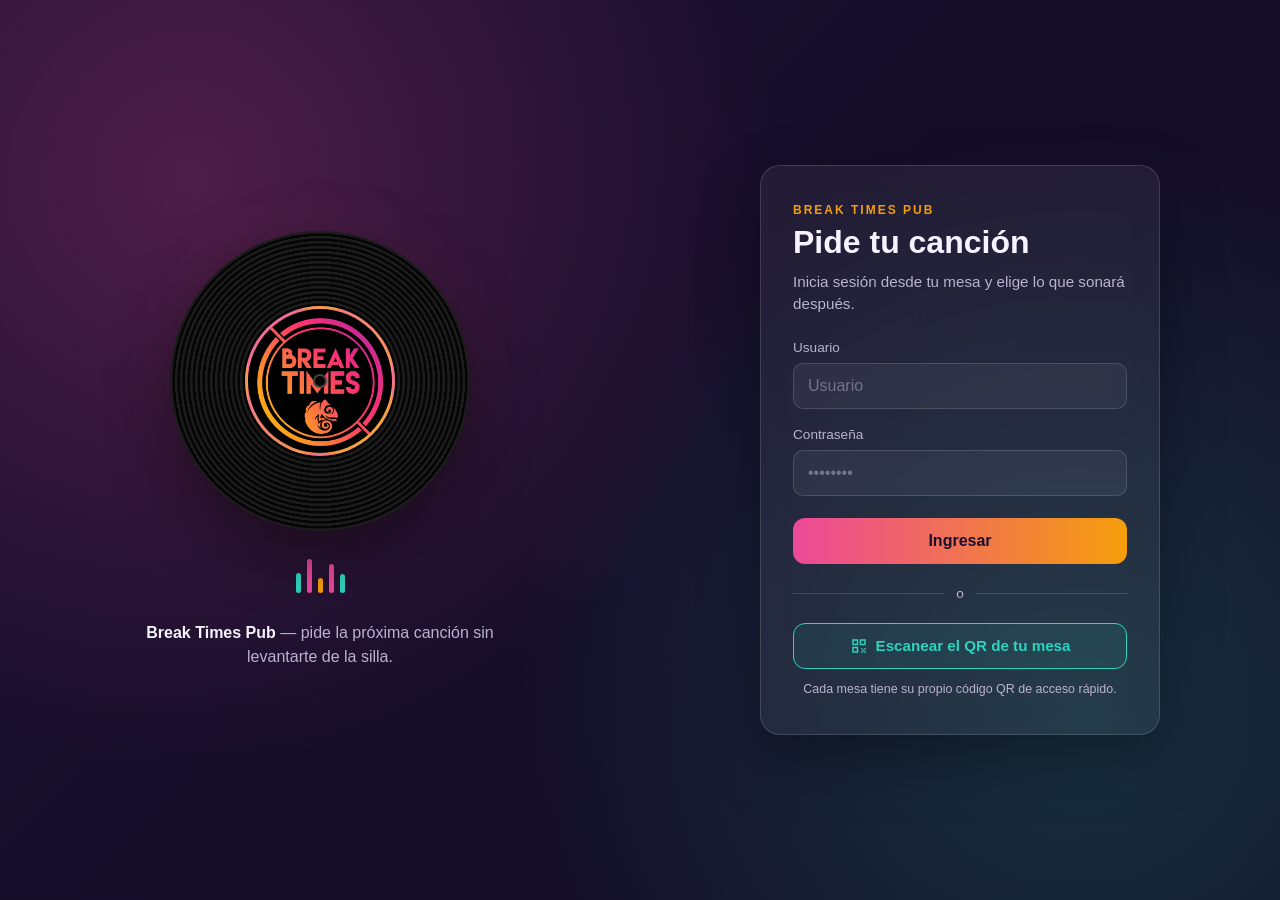
<file: barmusic-app/backend/target/classes/static/index.html>
<!DOCTYPE html>
<!--
=================================================================================
 PAGINA: index.html  (PANTALLA UNICA DE LOGIN - Cliente y Administrador)
=================================================================================
 QUE CAMBIO AQUI:
 Antes existian 3 pantallas para llegar al login (index -> elegir rol ->
 cliente-login.html o admin-login.html). Ahora TODO pasa por aqui: la
 persona escribe usuario/clave (o escanea el QR de su mesa) UNA sola vez,
 y el propio backend le dice si es CLIENTE o ADMINISTRADOR (campo "rol"
 que ya devuelve /api/auth/login). El JavaScript (js/index.js) usa ese
 dato para mandarla automaticamente a la pantalla correcta.

 COMO CAMBIAR EL NOMBRE DEL BAR:
 Busca el texto "Break Times Pub" AQUI ABAJO (aparece 2 veces: en el
 "eyebrow" de la tarjeta y en la frase del panel izquierdo) y reemplazalo.

 COMO CAMBIAR EL LOGO/ETIQUETA DEL VINILO:
 Reemplaza el archivo img/logo-bar.png por tu imagen. Se ve mejor si es
 una imagen CUADRADA (se recorta automaticamente en circulo).
=================================================================================
-->
<html lang="es">
<head>
    <meta charset="UTF-8">
    <meta name="viewport" content="width=device-width, initial-scale=1.0">
    <title>Break Times Pub - Pide tu canción</title>
    <link rel="stylesheet" href="css/styles.css">
    <link rel="stylesheet" href="css/index.css">
</head>
<body>
    <div class="pantalla-bienvenida">

        <!-- ============== PANEL IZQUIERDO: VINILO GIRANDO ============== -->
        <div class="panel-visual">
            <div class="vinilo-contenedor">
                <div class="vinilo">
                    <!-- Esta imagen ES la etiqueta del vinilo. Gira junto
                         con el disco porque esta DENTRO del div ".vinilo",
                         que es el que tiene la animacion de giro (ver index.css) -->
                    <img id="logoBar" class="vinilo-etiqueta"  src="img/logo-bar.png"
                         alt="Logo del bar" onerror="this.style.display='none'">
                </div>
            </div>

            <!-- Ecualizador decorativo (barras animadas) -->
            <div class="ecualizador">
                <span></span><span></span><span></span><span></span><span></span>
            </div>

            <p class="panel-visual-texto">
                <strong>Break Times Pub</strong> — pide la próxima canción sin levantarte de la silla.
            </p>
        </div>

        <!-- ============== PANEL DERECHO: FORMULARIO DE LOGIN ============== -->
        <div class="panel-login">
            <div class="tarjeta-login-nueva">
                <p class="eyebrow">Break Times Pub</p>
                <h1>Pide tu canción</h1>
                <p class="subtitulo-login">Inicia sesión desde tu mesa y elige lo que sonará después.</p>

                <!-- Mensaje de error (login fallido, QR invalido, etc) -->
                <div id="mensajeError" class="mensaje error" style="display:none;"></div>

                <label for="inputUsuario">Usuario</label>
                <input type="text" id="inputUsuario" placeholder="Usuario" autocomplete="username">

                <label for="inputContrasena">Contraseña</label>
                <input type="password" id="inputContrasena" placeholder="••••••••" autocomplete="current-password">

                <button id="botonIngresar" class="boton-degradado">Ingresar</button>

                <div class="separador-o-oscuro">o</div>

                <button id="botonQr" class="boton-qr-nuevo">
                    <!-- Icono QR en SVG, no depende de ninguna imagen externa -->
                    <svg viewBox="0 0 24 24"><path d="M3 3h8v8H3V3zm2 2v4h4V5H5zm8-2h8v8h-8V3zm2 2v4h4V5h-4zM3 13h8v8H3v-8zm2 2v4h4v-4H5zm10 0h2v2h-2zm4 0h2v2h-2zm-4 4h2v2h-2zm4 0h2v2h-2zm-2-2h2v2h-2z"/></svg>
                    Escanear el QR de tu mesa
                </button>

                <p class="hint-qr">Cada mesa tiene su propio código QR de acceso rápido.</p>
            </div>
        </div>
    </div>

    <script src="js/config.js"></script>
    <script src="js/index.js"></script>
</body>
</html>
</file>
<file: barmusic-app/backend/target/classes/static/css/styles.css>
/* ============================================================================
   ARCHIVO: styles.css
   ============================================================================
   ESQUEMA VISUAL GLOBAL DE LA APP (actualizado para que TODAS las pantallas
   - catalogo, mis solicitudes, notificaciones, panel admin y el escaner QR -
   compartan el mismo estilo oscuro con acentos rosa/naranja/teal que se
   estreno en index.html).

   Este archivo es compartido por: cliente-app.html, admin-app.html y
   cliente-qr.html. El archivo index.css (aparte) SOLO le agrega a
   index.html el vinilo giratorio y el ecualizador - el resto de colores y
   componentes (botones, tarjetas, pestañas) viven AQUI, en un solo lugar,
   para que sea facil mantener todo consistente.

   -----------------------------------------------------------------------
   COMO CAMBIAR EL COLOR PRINCIPAL DE TODA LA APP:
      Cambia las variables dentro de ":root" mas abajo. Por ejemplo, para
      pasar de rosa a azul, cambia --acento-rosa por tu color preferido -
      se actualiza en botones, pestañas activas, bordes, etc. en TODA la app.
   -----------------------------------------------------------------------
   COMO CAMBIAR LA IMAGEN DE FONDO/LOGO:
      Este archivo no controla imagenes, solo colores/tamaños. Revisa cada
      archivo .html (busca <img id="logoBar">).
   ============================================================================ */

:root {
    /* ---- PALETA DEL ESQUEMA OSCURO (la misma que index.css) ---- */
    --fondo-oscuro-1: #1a1030;      /* Morado muy oscuro (esquina del degradado) */
    --fondo-oscuro-2: #120c22;      /* Casi negro azulado (base del fondo) */
    --acento-rosa: #ec4899;         /* Rosa/fucsia - acento principal */
    --acento-naranja: #f59e0b;      /* Naranja - parte del degradado de botones */
    --acento-teal: #2dd4bf;         /* Verde azulado - exito / QR / pestaña activa alterna */
    --acento-peligro: #f87171;      /* Rojo suave - eliminar / cancelar / errores */
    --texto-claro: #f5f3ff;         /* Texto principal sobre fondo oscuro */
    --texto-tenue: #b9b3d1;         /* Texto secundario / subtitulos */
    --panel-cristal: rgba(255, 255, 255, 0.06);  /* "Vidrio" translucido de tarjetas */
    --borde-cristal: rgba(255, 255, 255, 0.14);  /* Borde sutil de tarjetas/inputs */

    /* ---- Alias usados por componentes ya existentes (mantiene el resto
       del CSS de abajo funcionando igual que antes, solo que ahora
       apuntan a los nuevos colores oscuros) ---- */
    --color-fondo: var(--fondo-oscuro-2);
    --color-tarjeta: var(--panel-cristal);
    --color-texto: var(--texto-claro);
    --color-texto-claro: #1a1030;   /* Texto OSCURO usado ENCIMA de botones claros/degradados */
    --color-borde: var(--borde-cristal);
    --color-secundario: rgba(255, 255, 255, 0.12);
    --color-acento: var(--acento-teal);
    --color-peligro: var(--acento-peligro);

    /* ---- TIPOGRAFIA ---- */
    --fuente-principal: 'Segoe UI', Arial, Helvetica, sans-serif;

    /* ---- ESPACIADOS Y BORDES ---- */
    --radio-borde: 14px;
    --espacio: 16px;
}

* {
    box-sizing: border-box;
    margin: 0;
    padding: 0;
}

/* Fondo oscuro con "manchas" de luz rosa/teal, igual que en index.html,
   aplicado a TODA la app para que se sienta como una sola experiencia. */
body {
    font-family: var(--fuente-principal);
    background:
            radial-gradient(circle at 15% 0%, rgba(236, 72, 153, 0.18), transparent 45%),
            radial-gradient(circle at 100% 100%, rgba(45, 212, 191, 0.14), transparent 45%),
            linear-gradient(135deg, var(--fondo-oscuro-1), var(--fondo-oscuro-2));
    background-attachment: fixed;
    color: var(--texto-claro);
    min-height: 100vh;
    line-height: 1.4;
}

.contenedor {
    width: 100%;
    max-width: 900px;
    margin: 0 auto;
    padding: var(--espacio);
}

/* ============================================================================
   PANTALLA TIPO "LOGIN" (usada ahora solo por cliente-qr.html)
   ============================================================================ */
.pantalla-login {
    min-height: 100vh;
    display: flex;
    align-items: center;
    justify-content: center;
    padding: var(--espacio);
}

.tarjeta-login {
    background: var(--panel-cristal);
    border: 1px solid var(--borde-cristal);
    backdrop-filter: blur(14px);
    border-radius: var(--radio-borde);
    box-shadow: 0 24px 60px rgba(0, 0, 0, 0.35);
    padding: 32px 28px;
    width: 100%;
    max-width: 420px;
    display: flex;
    flex-direction: column;
    gap: 14px;
}

.tarjeta-login h1 {
    text-align: center;
    font-size: 1.5rem;
    margin-bottom: 10px;
    color: var(--texto-claro);
}

.logo-bar {
    width: 100%;
    max-height: 160px;
    object-fit: cover;
    border-radius: var(--radio-borde);
    background: #000;
    margin-bottom: 10px;
}

label {
    font-size: 0.9rem;
    color: var(--texto-tenue);
    display: block;
    margin-bottom: 4px;
}

input[type="text"],
input[type="email"],
input[type="password"],
textarea {
    width: 100%;
    padding: 12px 14px;
    border: 1.5px solid var(--borde-cristal);
    border-radius: 10px;
    background: rgba(255, 255, 255, 0.05);
    color: var(--texto-claro);
    font-size: 1rem;
    font-family: inherit;
    outline: none;
    transition: border-color 0.15s ease-in-out;
}
input::placeholder, textarea::placeholder { color: rgba(245, 243, 255, 0.35); }
input:focus, textarea:focus { border-color: var(--acento-rosa); }

/* ---- BOTONES ---- */
.boton {
    display: inline-block;
    text-align: center;
    padding: 12px 20px;
    border: none;
    border-radius: 10px;
    font-size: 1rem;
    font-weight: 600;
    cursor: pointer;
    transition: transform 0.08s ease-in-out, opacity 0.15s, background 0.15s;
}
.boton:active { transform: scale(0.97); }

/* Boton principal: degradado rosa -> naranja, igual que "Ingresar" en index */
.boton-primario {
    background: linear-gradient(90deg, var(--acento-rosa), var(--acento-naranja));
    color: var(--color-texto-claro);
}
.boton-secundario {
    background: rgba(255, 255, 255, 0.1);
    border: 1px solid var(--borde-cristal);
    color: var(--texto-claro);
}
.boton-exito { background: var(--acento-teal); color: #0b2e2a; }
.boton-peligro { background: var(--acento-peligro); color: #3a0d0d; }
.boton-bloque { width: 100%; }

.separador-o {
    display: flex;
    align-items: center;
    gap: 10px;
    color: var(--texto-tenue);
    font-weight: 600;
    margin: 6px 0;
}
.separador-o::before, .separador-o::after {
    content: "";
    flex: 1;
    height: 1px;
    background: var(--borde-cristal);
}

.boton-qr {
    display: flex;
    align-items: center;
    justify-content: center;
    background: rgba(45, 212, 191, 0.08);
    border-radius: 12px;
    padding: 18px;
    border: 1.5px solid var(--acento-teal);
    cursor: pointer;
}
.boton-qr svg { width: 48px; height: 48px; fill: var(--acento-teal); }

/* ============================================================================
   BARRA DE PESTAÑAS SUPERIOR
   ============================================================================ */
.barra-pestanas {
    display: flex;
    flex-wrap: wrap;
    gap: 10px;
    margin-bottom: var(--espacio);
}

.pestana {
    flex: 1 1 140px;
    text-align: center;
    padding: 14px 10px;
    border-radius: 10px;
    background: var(--panel-cristal);
    border: 1px solid var(--borde-cristal);
    color: var(--texto-tenue);
    cursor: pointer;
    font-weight: 600;
    font-size: 0.95rem;
}
.pestana.activa {
    background: linear-gradient(90deg, var(--acento-rosa), var(--acento-naranja));
    color: var(--color-texto-claro);
    border-color: transparent;
}

.boton-campana {
    flex: 0 0 60px;
    display: flex;
    align-items: center;
    justify-content: center;
    background: var(--panel-cristal);
    border: 1px solid var(--borde-cristal);
    border-radius: 10px;
    cursor: pointer;
    position: relative;
}
.boton-campana.activa {
    background: linear-gradient(90deg, var(--acento-rosa), var(--acento-naranja));
    border-color: transparent;
}
.boton-campana svg { width: 24px; height: 24px; fill: var(--texto-claro); }

.badge-notificacion {
    position: absolute;
    top: -4px;
    right: -4px;
    background: var(--acento-peligro);
    color: #3a0d0d;
    font-size: 0.65rem;
    font-weight: 700;
    border-radius: 50%;
    width: 18px;
    height: 18px;
    display: flex;
    align-items: center;
    justify-content: center;
}

/* ============================================================================
   BUSCADOR
   ============================================================================ */
.caja-busqueda {
    display: flex;
    gap: 10px;
    margin-bottom: var(--espacio);
}
.caja-busqueda input { flex: 1; }
.boton-buscar {
    flex: 0 0 52px;
    background: linear-gradient(90deg, var(--acento-rosa), var(--acento-naranja));
    border-radius: 10px;
    border: none;
    display: flex;
    align-items: center;
    justify-content: center;
    cursor: pointer;
}
.boton-buscar svg { width: 22px; height: 22px; fill: var(--color-texto-claro); }

/* ============================================================================
   LISTAS (canciones del catalogo, solicitudes, notificaciones)
   ============================================================================ */
.lista { display: flex; flex-direction: column; gap: 10px; }

.item-cancion {
    display: flex;
    align-items: center;
    gap: 14px;
    background: var(--panel-cristal);
    border: 1px solid var(--borde-cristal);
    backdrop-filter: blur(10px);
    border-radius: 999px;
    padding: 10px 14px;
}

.avatar-cancion {
    width: 42px;
    height: 42px;
    border-radius: 50%;
    background: linear-gradient(135deg, var(--acento-rosa), var(--acento-naranja));
    flex-shrink: 0;
}

.info-cancion { flex: 1; min-width: 0; }
.info-cancion .titulo { font-weight: 600; color: var(--texto-claro); }
.info-cancion .subtitulo { font-size: 0.85rem; color: var(--texto-tenue); }
.info-cancion .titulo, .info-cancion .subtitulo {
    white-space: nowrap;
    overflow: hidden;
    text-overflow: ellipsis;
}

.boton-icono {
    flex-shrink: 0;
    width: 40px;
    height: 40px;
    border-radius: 50%;
    border: none;
    cursor: pointer;
    display: flex;
    align-items: center;
    justify-content: center;
    color: white;
}
.boton-icono.check { background: var(--acento-teal); }
.boton-icono.equis { background: var(--acento-peligro); }

.acciones-admin { display: flex; gap: 8px; flex-wrap: wrap; }
.acciones-admin .boton { padding: 10px 14px; font-size: 0.85rem; }

/* ============================================================================
   TARJETAS DE NOTIFICACION
   ============================================================================ */
.tarjeta-notificacion {
    background: var(--panel-cristal);
    border: 1px solid var(--borde-cristal);
    backdrop-filter: blur(10px);
    border-radius: 12px;
    padding: 16px;
}
/* Encabezado: el contenido (texto/imagen/fecha) a la izquierda y el
   boton de basurita a la derecha, alineados arriba */
.tarjeta-notificacion-encabezado {
    display: flex;
    align-items: flex-start;
    justify-content: space-between;
    gap: 12px;
}
.tarjeta-notificacion-contenido { flex: 1; min-width: 0; }
.tarjeta-notificacion h3 { margin-bottom: 6px; font-size: 1rem; color: var(--texto-claro); }
.tarjeta-notificacion img {
    width: 100%;
    border-radius: 10px;
    margin-top: 10px;
    display: block;
}
.tarjeta-notificacion .fecha {
    font-size: 0.75rem;
    color: var(--texto-tenue);
    margin-top: 8px;
}
/* Boton de basurita: circular, rojo suave, se achica un poco al presionar
   (la animacion de "achicar" ya viene heredada de .boton-icono) */
.boton-icono.basurita {
    background: var(--acento-peligro);
    flex-shrink: 0;
}

/* ============================================================================
   MENSAJES DE ESTADO (errores, exito, "cargando...")
   ============================================================================ */
.mensaje {
    padding: 12px 14px;
    border-radius: 10px;
    margin-bottom: var(--espacio);
    font-size: 0.9rem;
}
.mensaje.error { background: rgba(248, 113, 113, 0.14); color: #fca5a5; border: 1px solid rgba(248, 113, 113, 0.35); }
.mensaje.exito { background: rgba(45, 212, 191, 0.14);  color: #99f6e4; border: 1px solid rgba(45, 212, 191, 0.35); }
.mensaje.info  { background: rgba(236, 72, 153, 0.12);  color: #fbcfe8; border: 1px solid rgba(236, 72, 153, 0.3); }

/* ============================================================================
   RESPONSIVE
   ============================================================================ */
@media (max-width: 480px) {
    .tarjeta-login { padding: 24px 18px; }
    .pestana { font-size: 0.85rem; padding: 12px 6px; }
    .acciones-admin { flex-direction: column; }
    .acciones-admin .boton { width: 100%; }
}

@media (min-width: 1024px) {
    .contenedor { padding: 32px var(--espacio); }
}
</file>
<file: barmusic-app/backend/target/classes/static/css/index.css>
/* ============================================================================
   ARCHIVO: index.css
   ============================================================================
   Estilos EXCLUSIVOS de la pantalla de bienvenida/login unica (index.html).
   Es un archivo aparte de styles.css a proposito: asi el resto de la app
   (catalogo, panel admin, etc.) sigue con su estilo actual sin verse
   afectado, y este esquema oscuro con el vinilo queda contenido solo aqui.

   -----------------------------------------------------------------------
   COMO CAMBIAR EL NOMBRE DEL BAR:
      No lo cambies aqui (esto es CSS, solo colores/tamaños). Busca el
      texto "Break Times Pub" directamente en index.html (aparece 2 veces).
   -----------------------------------------------------------------------
   COMO CAMBIAR LOS COLORES DEL DEGRADADO:
      Modifica las variables dentro de ":root" mas abajo.
   -----------------------------------------------------------------------
   COMO CAMBIAR LA VELOCIDAD DE GIRO DEL VINILO:
      Busca ".vinilo { animation: girar 6s linear infinite; }" mas abajo
      y cambia el "6s" (mientras MAS alto el numero, MAS LENTO gira).
   ============================================================================ */

:root {
    /* ---- PALETA DEL ESQUEMA OSCURO ---- */
    --fondo-oscuro-1: #1a1030;      /* Morado muy oscuro (esquina superior) */
    --fondo-oscuro-2: #120c22;      /* Casi negro azulado (base del fondo) */
    --acento-rosa: #ec4899;         /* Rosa/fucsia (boton principal, brillo) */
    --acento-rosasuave: #d17ca6;         /* Rosa/fucsia (boton principal, brillo) */
    --acento-naranja: #f59e0b;      /* Naranja (parte del degradado del boton) */
    --acento-naranjasuave: #dcb674;      /* Naranja (parte del degradado del boton) */
    --acento-teal: #2dd4bf;         /* Verde azulado (boton QR, ecualizador) */
    --texto-claro: #f5f3ff;         /* Texto principal sobre fondo oscuro */
    --texto-tenue: #b9b3d1;         /* Texto secundario/subtitulos */
    --panel-cristal: rgba(255, 255, 255, 0.06); /* "Vidrio" translucido de la tarjeta */
    --borde-cristal: rgba(255, 255, 255, 0.14);
}

/* ============================================================================
   FONDO GENERAL DE LA PANTALLA
   ============================================================================
   Combinamos un degradado base oscuro + dos "manchas" de luz (radial-gradient)
   en rosa y teal para simular el ambiente de neón del mockup.
   ============================================================================ */
.pantalla-bienvenida {
    min-height: 100vh;
    width: 100%;
    display: flex;
    flex-wrap: wrap;          /* En celular, los 2 paneles se apilan uno debajo del otro */
    background:
        radial-gradient(circle at 15% 20%, rgba(236, 72, 153, 0.25), transparent 45%),
        radial-gradient(circle at 85% 80%, rgba(45, 212, 191, 0.18), transparent 45%),
        linear-gradient(135deg, var(--fondo-oscuro-1), var(--fondo-oscuro-2));
    color: var(--texto-claro);
    font-family: var(--fuente-principal, 'Segoe UI', Arial, sans-serif);
}

/* ============================================================================
   PANEL IZQUIERDO: el vinilo girando + ecualizador + frase
   ============================================================================ */
.panel-visual {
    flex: 1 1 420px;
    min-width: 320px;
    display: flex;
    flex-direction: column;
    align-items: center;
    justify-content: center;
    padding: 48px 32px;
    gap: 28px;
    text-align: center;
}

/* Contenedor que le da el "brillo" difuminado detras del disco */
.vinilo-contenedor {
    position: relative;
    width: min(300px, 80vw);
    aspect-ratio: 1 / 1;
    display: flex;
    align-items: center;
    justify-content: center;
}
.vinilo-contenedor::before {
    content: "";
    position: absolute;
    inset: -30px;
    border-radius: 50%;
    background: radial-gradient(circle, rgba(236, 72, 153, 0.35), transparent 70%);
    filter: blur(20px);
    z-index: 0;
}

/* El disco de vinilo en si: anillos concentricos simulados con gradientes */
.vinilo {
    position: relative;
    z-index: 1;
    width: 100%;
    height: 100%;
    border-radius: 50%;
    background:
        repeating-radial-gradient(
            circle,
            #050505 0px,
            #050505 2px,
            #1c1c1c 3px,
            #1c1c1c 5px
        );
    box-shadow: 0 20px 60px rgba(0, 0, 0, 0.55);
    display: flex;
    align-items: center;
    justify-content: center;
    /* ESTA LINEA es la que hace que el vinilo gire sin parar */
    animation: girar 6s linear infinite;
}

/* La etiqueta central del vinilo = tu logo-bar.png. Se recorta en circulo. */
.vinilo-etiqueta {
    width: 50%;
    height: 50%;
    border-radius: 50%;
    object-fit: cover;
    border: 3px solid rgba(255, 255, 255, 0.15);
    background: linear-gradient(135deg, var(--acento-rosa), var(--acento-naranja));
}

/* El "huequito" del centro del disco, como un vinilo real */
.vinilo::after {
    content: "";
    position: absolute;
    width: 10px;
    height: 10px;
    border-radius: 50%;
    background: #050505;
    border: 2px solid #444;
}

/* Animacion de giro: 0 a 360 grados en bucle infinito */
@keyframes girar {
    from { transform: rotate(0deg); }
    to   { transform: rotate(360deg); }
}

/* Si el usuario tiene activado "reducir movimiento" en su sistema
   operativo (accesibilidad), respetamos esa preferencia y detenemos el giro. */
@media (prefers-reduced-motion: reduce) {
    .vinilo { animation: none; }
}

/* ---- Ecualizador decorativo (barritas que suben y bajan) ---- */
.ecualizador {
    display: flex;
    align-items: flex-end;
    gap: 6px;
    height: 34px;
}
.ecualizador span {
    display: block;
    width: 5px;
    border-radius: 3px;
    background: var(--acento-teal);
    animation: rebotar 1s ease-in-out infinite;
}
.ecualizador span:nth-child(1) { background: var(--acento-teal);   height: 60%; animation-delay: 0s;    }
.ecualizador span:nth-child(2) { background: var(--acento-rosa);   height: 100%; animation-delay: 0.15s; }
.ecualizador span:nth-child(3) { background: var(--acento-naranja);height: 45%; animation-delay: 0.3s;  }
.ecualizador span:nth-child(4) { background: var(--acento-rosa);   height: 85%; animation-delay: 0.45s; }
.ecualizador span:nth-child(5) { background: var(--acento-teal);   height: 55%; animation-delay: 0.6s;  }

@keyframes rebotar {
    0%, 100% { transform: scaleY(0.4); }
    50%      { transform: scaleY(1); }
}

.panel-visual-texto {
    max-width: 360px;
    color: var(--texto-tenue);
    line-height: 1.5;
}
.panel-visual-texto strong {
    color: var(--texto-claro);
}

/* ============================================================================
   PANEL DERECHO: la tarjeta de login "de cristal"
   ============================================================================ */
.panel-login {
    flex: 1 1 420px;
    min-width: 320px;
    display: flex;
    align-items: center;
    justify-content: center;
    padding: 32px;
}

.tarjeta-login-nueva {
    width: 100%;
    max-width: 400px;
    background: var(--panel-cristal);
    border: 1px solid var(--borde-cristal);
    border-radius: 20px;
    padding: 36px 32px;
    /* "backdrop-filter" difumina lo que hay DETRAS de la tarjeta, dando el
       efecto de vidrio esmerilado que se ve en el mockup */
    backdrop-filter: blur(14px);
    box-shadow: 0 24px 60px rgba(0, 0, 0, 0.35);
}

.eyebrow {
    text-transform: uppercase;
    letter-spacing: 2px;
    font-size: 0.75rem;
    font-weight: 700;
    color: var(--acento-naranja);
    margin-bottom: 6px;
}

.tarjeta-login-nueva h1 {
    font-size: 2rem;
    margin-bottom: 10px;
    line-height: 1.15;
}

.subtitulo-login {
    color: var(--texto-tenue);
    margin-bottom: 24px;
    font-size: 0.95rem;
}

.tarjeta-login-nueva label {
    display: block;
    font-size: 0.85rem;
    color: var(--texto-tenue);
    margin-bottom: 6px;
    margin-top: 16px;
}

.tarjeta-login-nueva input {
    width: 100%;
    padding: 13px 14px;
    border-radius: 10px;
    border: 1px solid var(--borde-cristal);
    background: rgba(255, 255, 255, 0.05);
    color: var(--texto-claro);
    font-size: 1rem;
    outline: none;
    transition: border-color 0.15s ease-in-out;
}
.tarjeta-login-nueva input::placeholder { color: rgba(245, 243, 255, 0.35); }
.tarjeta-login-nueva input:focus { border-color: var(--acento-rosa); }

/* Boton principal con degradado rosa -> naranja, igual al mockup */
.boton-degradado {
    width: 100%;
    margin-top: 22px;
    padding: 14px;
    border: none;
    border-radius: 12px;
    font-size: 1rem;
    font-weight: 700;
    color: #1a1030;
    cursor: pointer;
    background: linear-gradient(90deg, var(--acento-rosa), var(--acento-naranja));
    transition: transform 0.08s ease-in-out, opacity 0.15s;
}
.boton-degradado:active { transform: scale(0.98); }

.separador-o-oscuro {
    display: flex;
    align-items: center;
    gap: 12px;
    color: var(--texto-tenue);
    font-size: 0.85rem;
    margin: 20px 0;
}
.separador-o-oscuro::before, .separador-o-oscuro::after {
    content: "";
    flex: 1;
    height: 1px;
    background: var(--borde-cristal);
}

/* Boton secundario "outline" (borde teal, fondo transparente) para el QR */
.boton-qr-nuevo {
    width: 100%;
    padding: 13px;
    border-radius: 12px;
    border: 1.5px solid var(--acento-teal);
    background: rgba(45, 212, 191, 0.08);
    color: var(--acento-teal);
    font-weight: 600;
    font-size: 0.95rem;
    cursor: pointer;
    display: flex;
    align-items: center;
    justify-content: center;
    gap: 8px;
    transition: background 0.15s ease-in-out;
}
.boton-qr-nuevo:hover { background: rgba(45, 212, 191, 0.18); }
.boton-qr-nuevo svg { width: 18px; height: 18px; fill: var(--acento-teal); }

.hint-qr {
    text-align: center;
    font-size: 0.78rem;
    color: var(--texto-tenue);
    margin-top: 12px;
}

/* Reutilizamos la clase .mensaje.error de styles.css, pero la adaptamos
   para que se vea bien sobre el fondo oscuro */
.pantalla-bienvenida .mensaje.error {
    background: rgba(239, 68, 68, 0.12);
    border-color: rgba(239, 68, 68, 0.4);
    color: #fca5a5;
    margin-top: 16px;
}

/* ============================================================================
   RESPONSIVE
   ============================================================================ */
@media (max-width: 700px) {
    .panel-visual { padding: 32px 20px 8px; }
    .panel-login { padding: 20px; }
    .tarjeta-login-nueva { padding: 28px 22px; }
}
</file>
